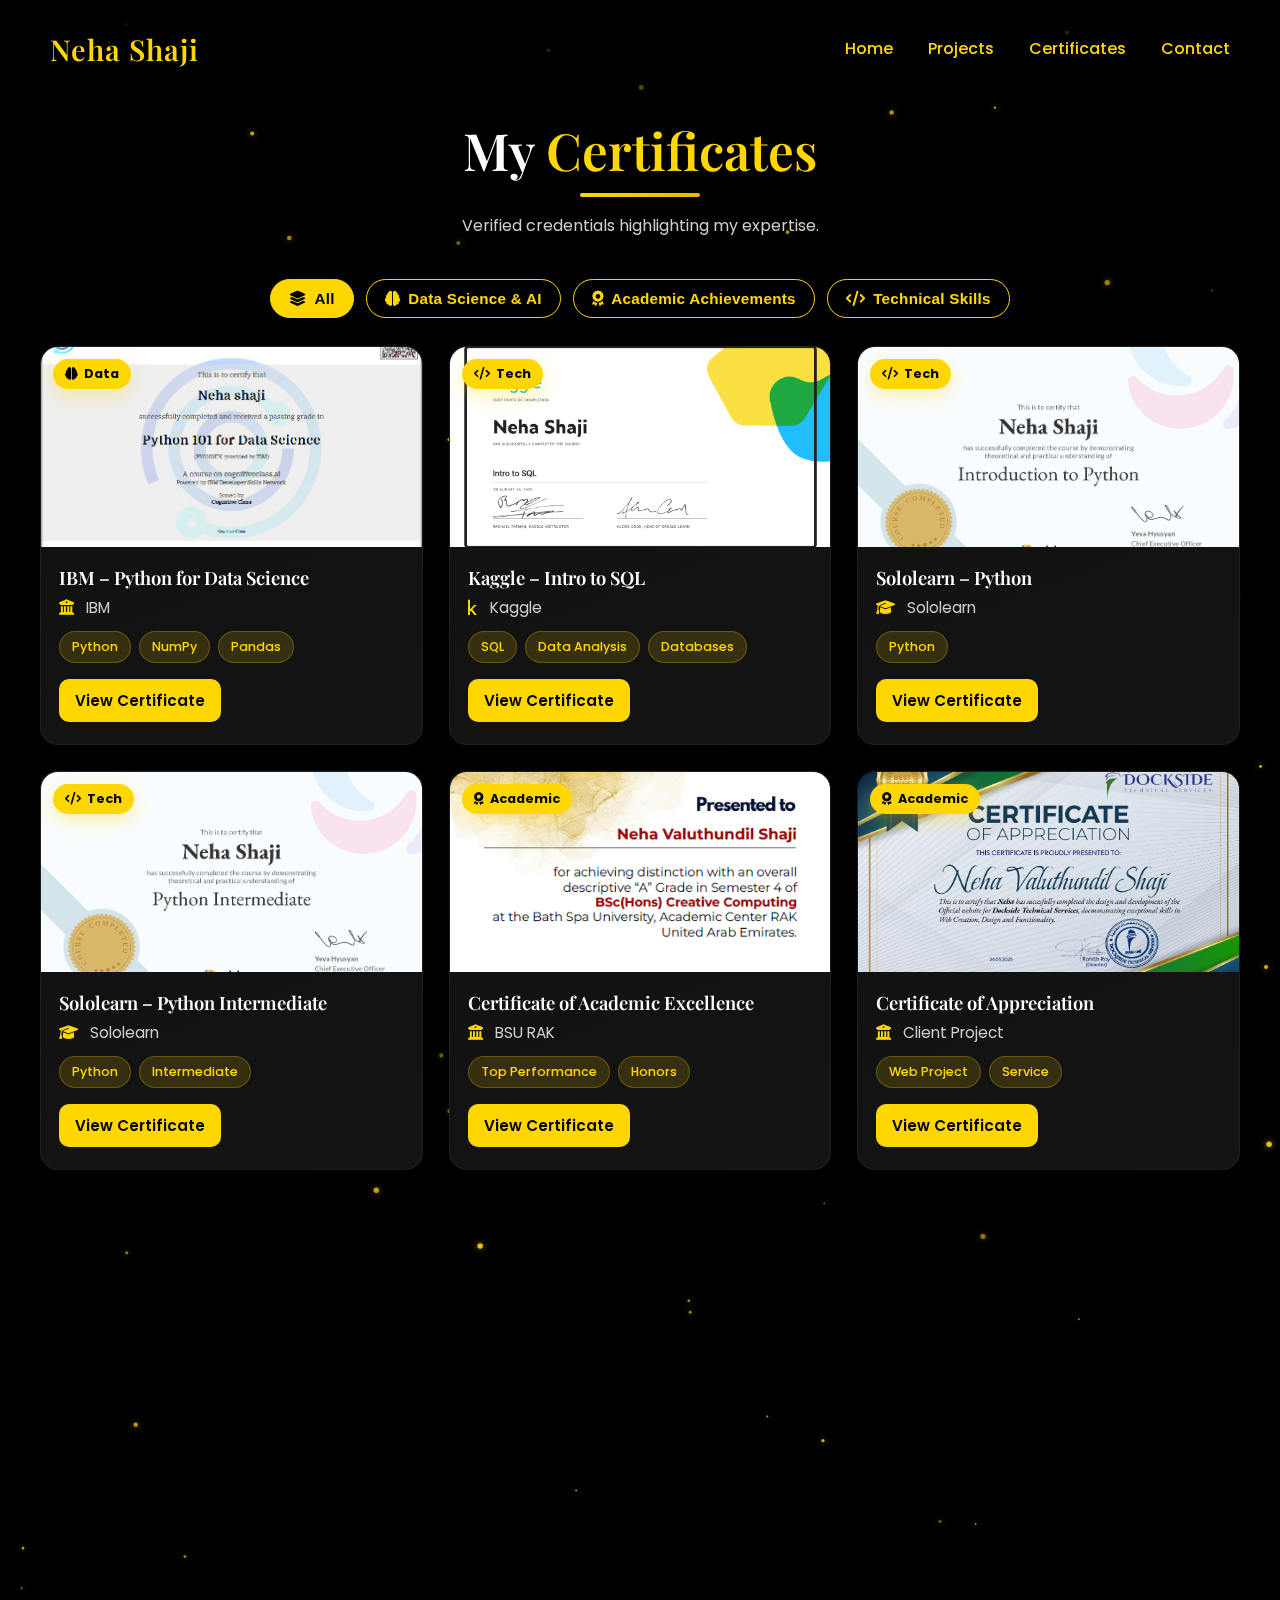
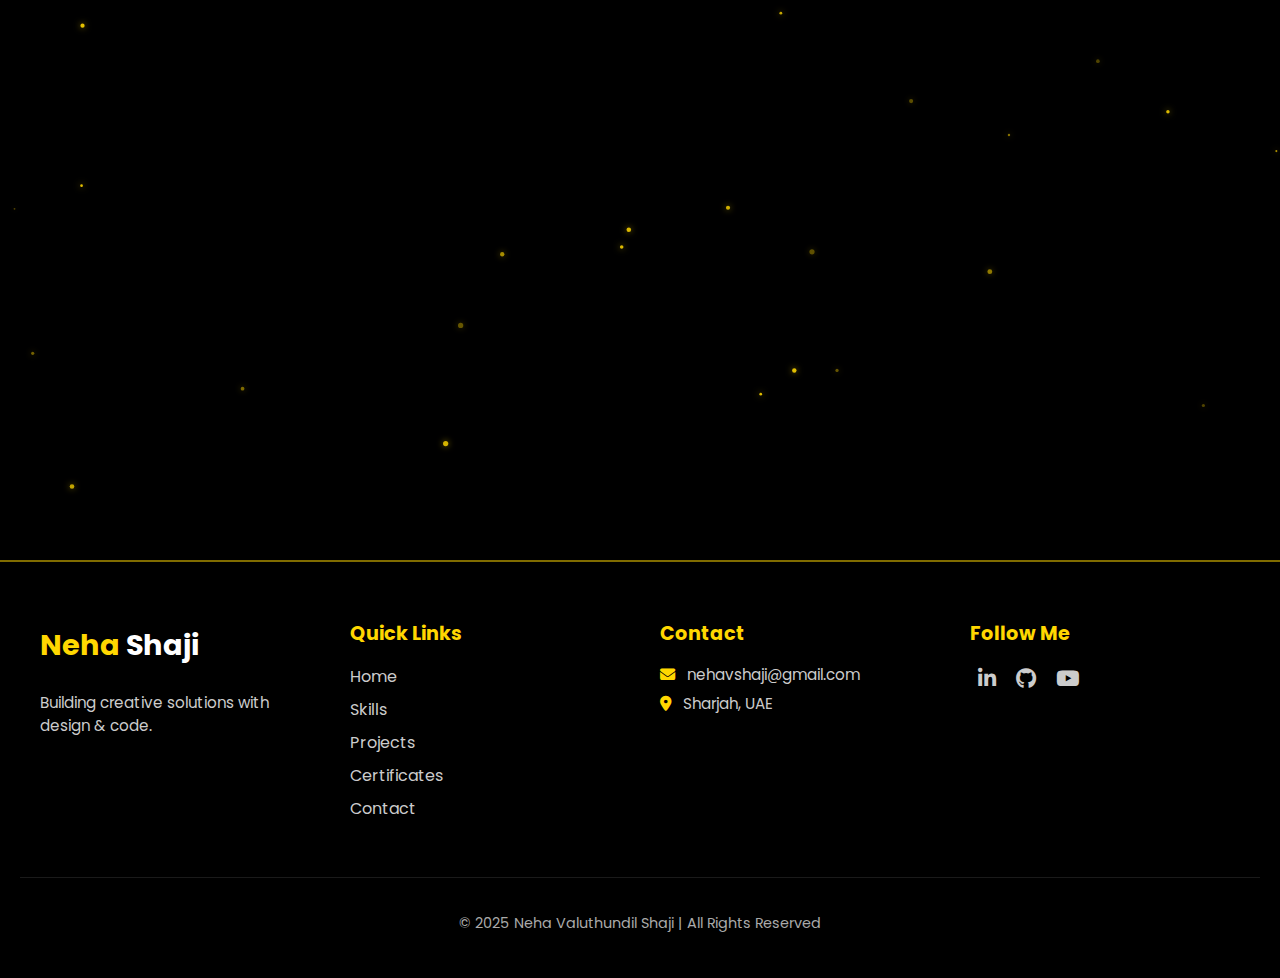
<file: certificate.html>
<!DOCTYPE html>
<html lang="en">
<head>
  <meta charset="UTF-8" />
  <meta name="viewport" content="width=device-width, initial-scale=1" />
  <title>Certificates • Neha</title>

  <!-- AOS -->
  <link href="https://unpkg.com/aos@2.3.4/dist/aos.css" rel="stylesheet" />
  <!-- Font Awesome (icons) -->
  <link href="https://cdnjs.cloudflare.com/ajax/libs/font-awesome/6.5.0/css/all.min.css" rel="stylesheet" />
  <!-- Styles -->
  <link rel="stylesheet" href="certificate.css" />
</head>
<body>

<!-- Navbar -->
<nav class="navbar">
  <div class="logo">Neha Shaji</div>

  <div class="hamburger" id="hamburger">
    <span></span>
    <span></span>
    <span></span>
  </div>

  <ul class="nav-links" id="navLinks">
    <li><a href="index.html">Home</a></li>
    <li><a href="projects.html">Projects</a></li>
    <li><a href="certificate.html">Certificates</a></li>
    <li><a href="index.html#contact">Contact</a></li>

  </ul>
</nav>

  <!-- Certificates Section -->
  <section id="certificates" class="certificates-section">
    <!-- Particle background  -->
    <canvas id="cert-particles" aria-hidden="true"></canvas>

    <div class="container">
      <header class="cert-header" data-aos="fade-down">
        <h1>My <span>Certificates</span></h1>
        <div class="underline"></div>
        <p>Verified credentials highlighting my expertise.</p>
      </header>

      <!-- Category Filter Tabs -->
      <nav class="cert-tabs" role="tablist" aria-label="Certificate Categories">
        <button class="tab active" data-filter="all" aria-selected="true" role="tab">
          <i class="fa-solid fa-layer-group"></i> All
        </button>
        <button class="tab" data-filter="data" role="tab" aria-selected="false">
          <i class="fa-solid fa-brain"></i> Data Science & AI
        </button>
        <button class="tab" data-filter="academic" role="tab" aria-selected="false">
          <i class="fa-solid fa-award"></i> Academic Achievements
        </button>
        <button class="tab" data-filter="technical" role="tab" aria-selected="false">
          <i class="fa-solid fa-code"></i> Technical Skills
        </button>
      </nav>

      <!-- Grid -->
      <div class="cert-grid" id="certGrid">
        <!-- DATA SCIENCE & AI -->
        <article class="cert-card" data-category="data" data-aos="zoom-in" data-aos-delay="0">
          <div class="cert-image">
            <img src="Certificates/Python for DS_ Certificate.png" alt="IBM Python for Data Science Certificate" loading="lazy" />
            <span class="badge"><i class="fa-solid fa-brain"></i> Data</span>
          </div>
          <div class="cert-content">
            <h3>IBM – Python for Data Science</h3>
            <p class="issuer"><i class="fa-solid fa-building-columns"></i> IBM</p>
            <div class="tags">
              <span>Python</span><span>NumPy</span><span>Pandas</span>
            </div>
            <a class="btn" href="Certificates/Python for DS_ Certificate.png" target="_blank" rel="noopener">View Certificate</a>
          </div>
        </article>

        <article class="cert-card" data-category="technical" data-aos="zoom-in" data-aos-delay="200">
  <div class="cert-image">
    <img src="Certificates/Neha Shaji - Intro to SQL.png" alt="Kaggle Intro to SQL Certificate" loading="lazy" />
    <span class="badge"><i class="fa-solid fa-code"></i> Tech</span>
  </div>
  <div class="cert-content">
    <h3>Kaggle – Intro to SQL</h3>
    <p class="issuer"><i class="fa-brands fa-kaggle"></i> Kaggle</p>
    <div class="tags">
      <span>SQL</span><span>Data Analysis</span><span>Databases</span>
    </div>
    <a class="btn" href="Certificates/Neha Shaji - Intro to SQL.png" target="_blank" rel="noopener">View Certificate</a>
  </div>
</article>

<article class="cert-card" data-category="technical" data-aos="zoom-in" data-aos-delay="500">
  <div class="cert-image">
    <img src="Certificates/Intro to python_Certificate.png" alt="Sololearn Python Certificate" loading="lazy" />
    <span class="badge"><i class="fa-solid fa-code"></i> Tech</span>
  </div>
  <div class="cert-content">
    <h3>Sololearn – Python</h3>
    <p class="issuer"><i class="fa-solid fa-graduation-cap"></i> Sololearn</p>
    <div class="tags"><span>Python</span></div>
    <a class="btn" href="https://www.sololearn.com/certificates/CC-F6ZSPXQT" target="_blank" rel="noopener">View Certificate</a>
  </div>
</article>

<article class="cert-card" data-category="technical" data-aos="zoom-in" data-aos-delay="550">
  <div class="cert-image">
    <img src="Certificates/Python Inter_Certificate.png" alt="Sololearn Python Intermediate Certificate" loading="lazy" />
    <span class="badge"><i class="fa-solid fa-code"></i> Tech</span>
  </div>
  <div class="cert-content">
    <h3>Sololearn – Python Intermediate</h3>
    <p class="issuer"><i class="fa-solid fa-graduation-cap"></i> Sololearn</p>
    <div class="tags"><span>Python</span><span>Intermediate</span></div>
    <a class="btn" href="https://www.sololearn.com/certificates/CC-K56PFJ7O" target="_blank" rel="noopener">View Certificate</a>
  </div>
</article>

        <!-- ACADEMIC -->
        <article class="cert-card" data-category="academic" data-aos="zoom-in" data-aos-delay="100">
          <div class="cert-image">
            <img src="Certificates/Certificate of Academic Excellence.png" alt="Certificate of Academic Excellence" loading="lazy" />
            <span class="badge"><i class="fa-solid fa-award"></i> Academic</span>
          </div>
          <div class="cert-content">
            <h3>Certificate of Academic Excellence</h3>
            <p class="issuer"><i class="fa-solid fa-building-columns"></i> BSU RAK</p>
            <div class="tags">
              <span>Top Performance</span><span>Honors</span>
            </div>
            <a class="btn" href="Certificates/Certificate of Academic Excellence.png" target="_blank" rel="noopener">View Certificate</a>
          </div>
        </article>

        <article class="cert-card" data-category="academic" data-aos="zoom-in" data-aos-delay="150">
          <div class="cert-image">
            <img src="Certificates/Neha-Certificate of Appreciation.jpg" alt="Certificate of Appreciation" loading="lazy" />
            <span class="badge"><i class="fa-solid fa-award"></i> Academic</span>
          </div>
          <div class="cert-content">
            <h3>Certificate of Appreciation</h3>
            <p class="issuer"><i class="fa-solid fa-building-columns"></i> Client Project</p>
            <div class="tags">
              <span>Web Project</span><span>Service</span>
            </div>
            <a class="btn" href="Certificates/Neha-Certificate of Appreciation.jpg" target="_blank" rel="noopener">View Certificate</a>
          </div>
        </article>

        <!-- TECHNICAL -->
        <article class="cert-card" data-category="technical" data-aos="zoom-in" data-aos-delay="200">
          <div class="cert-image">
            <img src="Certificates/Responsive design_certificate.jpg" alt="LinkedIn Responsive Design Certificate" loading="lazy" />
            <span class="badge"><i class="fa-solid fa-code"></i> Tech</span>
          </div>
          <div class="cert-content">
            <h3>LinkedIn – Responsive Design</h3>
            <p class="issuer"><i class="fa-brands fa-linkedin"></i> LinkedIn Learning</p>
            <div class="tags">
              <span>Flexbox</span><span>Grid</span><span>UI</span>
            </div>
            <a class="btn" href="Certificates/Responsive design_certificate.jpg" target="_blank" rel="noopener">View Certificate</a>
          </div>
        </article>

<article class="cert-card" data-category="technical" data-aos="zoom-in" data-aos-delay="250">
  <div class="cert-image">
    <img src="Certificates/Great Learning Certificate.jpg" alt="Great Learning Python Tkinter Certificate" loading="lazy" />
    <span class="badge"><i class="fa-solid fa-code"></i> Tech</span>
  </div>
  <div class="cert-content">
    <h3>Great Learning – Python Tkinter</h3>
    <p class="issuer"><i class="fa-solid fa-graduation-cap"></i> Great Learning</p>
    <div class="tags">
      <span>Python</span><span>Tkinter</span><span>GUI</span>
    </div>
    <a class="btn" href="Certificates/Great Learning Certificate.jpg" target="_blank" rel="noopener">View Certificate</a>
  </div>
</article>

<!-- Sololearn Certificates -->

<article class="cert-card" data-category="technical" data-aos="zoom-in" data-aos-delay="350">
  <div class="cert-image">
    <img src="Certificates/Html_Certificate.png" alt="Sololearn HTML Certificate" loading="lazy" />
    <span class="badge"><i class="fa-solid fa-code"></i> Tech</span>
  </div>
  <div class="cert-content">
    <h3>Sololearn – HTML</h3>
    <p class="issuer"><i class="fa-solid fa-graduation-cap"></i> Sololearn</p>
    <div class="tags"><span>HTML</span></div>
    <a class="btn" href="https://www.sololearn.com/certificates/CC-LWYO1VRT" target="_blank" rel="noopener">View Certificate</a>
  </div>
</article>

<article class="cert-card" data-category="technical" data-aos="zoom-in" data-aos-delay="400">
  <div class="cert-image">
    <img src="Certificates/CSS_Certificate.png" alt="Sololearn CSS Certificate" loading="lazy" />
    <span class="badge"><i class="fa-solid fa-code"></i> Tech</span>
  </div>
  <div class="cert-content">
    <h3>Sololearn – CSS</h3>
    <p class="issuer"><i class="fa-solid fa-graduation-cap"></i> Sololearn</p>
    <div class="tags"><span>CSS</span></div>
    <a class="btn" href="https://www.sololearn.com/certificates/CC-CXG9FFBU" target="_blank" rel="noopener">View Certificate</a>
  </div>
</article>

<article class="cert-card" data-category="technical" data-aos="zoom-in" data-aos-delay="450">
  <div class="cert-image">
    <img src="Certificates/JS_Certificate.png" alt="Sololearn JavaScript Certificate" loading="lazy" />
    <span class="badge"><i class="fa-solid fa-code"></i> Tech</span>
  </div>
  <div class="cert-content">
    <h3>Sololearn – JavaScript</h3>
    <p class="issuer"><i class="fa-solid fa-graduation-cap"></i> Sololearn</p>
    <div class="tags"><span>JavaScript</span></div>
    <a class="btn" href="https://www.sololearn.com/certificates/CC-RWCUAQXV" target="_blank" rel="noopener">View Certificate</a>
  </div>
</article>

      </div>

  </section>


<!-- Footer -->
<footer class="footer">
  <div class="footer-container">
    
    <!-- Brand -->
    <div class="footer-brand">
      <h2>Neha <span>Shaji</span></h2>
      <p>Building creative solutions with design & code.</p>
    </div>

    <!-- Quick Links -->
    <div class="footer-links">
      <h3>Quick Links</h3>
      <ul>
        <li><a href="index.html">Home</a></li>
        <li><a href="#skills">Skills</a></li>
        <li><a href="#projects">Projects</a></li>
        <li><a href="#certificates">Certificates</a></li>
        <li><a href="#contact">Contact</a></li>
      </ul>
    </div>

    <!-- Contact -->
    <div class="footer-contact">
      <h3>Contact</h3>
      <p><i class="fas fa-envelope"></i> nehavshaji@gmail.com</p>
      <p><i class="fas fa-map-marker-alt"></i> Sharjah, UAE</p>
    </div>

    <!-- Social -->
    <div class="footer-social">
      <h3>Follow Me</h3>
      <div class="social-icons">
        <a href="https://www.linkedin.com/in/nehavshaji/"><i class="fab fa-linkedin-in"></i></a>
        <a href="https://github.com/Nehashaji"><i class="fab fa-github"></i></a>
        <a href="https://www.youtube.com/@nehashaji1748"><i class="fab fa-youtube"></i></a>

      </div>
    </div>

  </div>

  <div class="footer-bottom">
    <p>© 2025 Neha Valuthundil Shaji | All Rights Reserved</p>
  </div>
</footer>

  <!-- Scripts -->
  <script src="https://unpkg.com/aos@2.3.4/dist/aos.js"></script>
  <script src="certificates.js"></script>
</body>
</html>
</file>
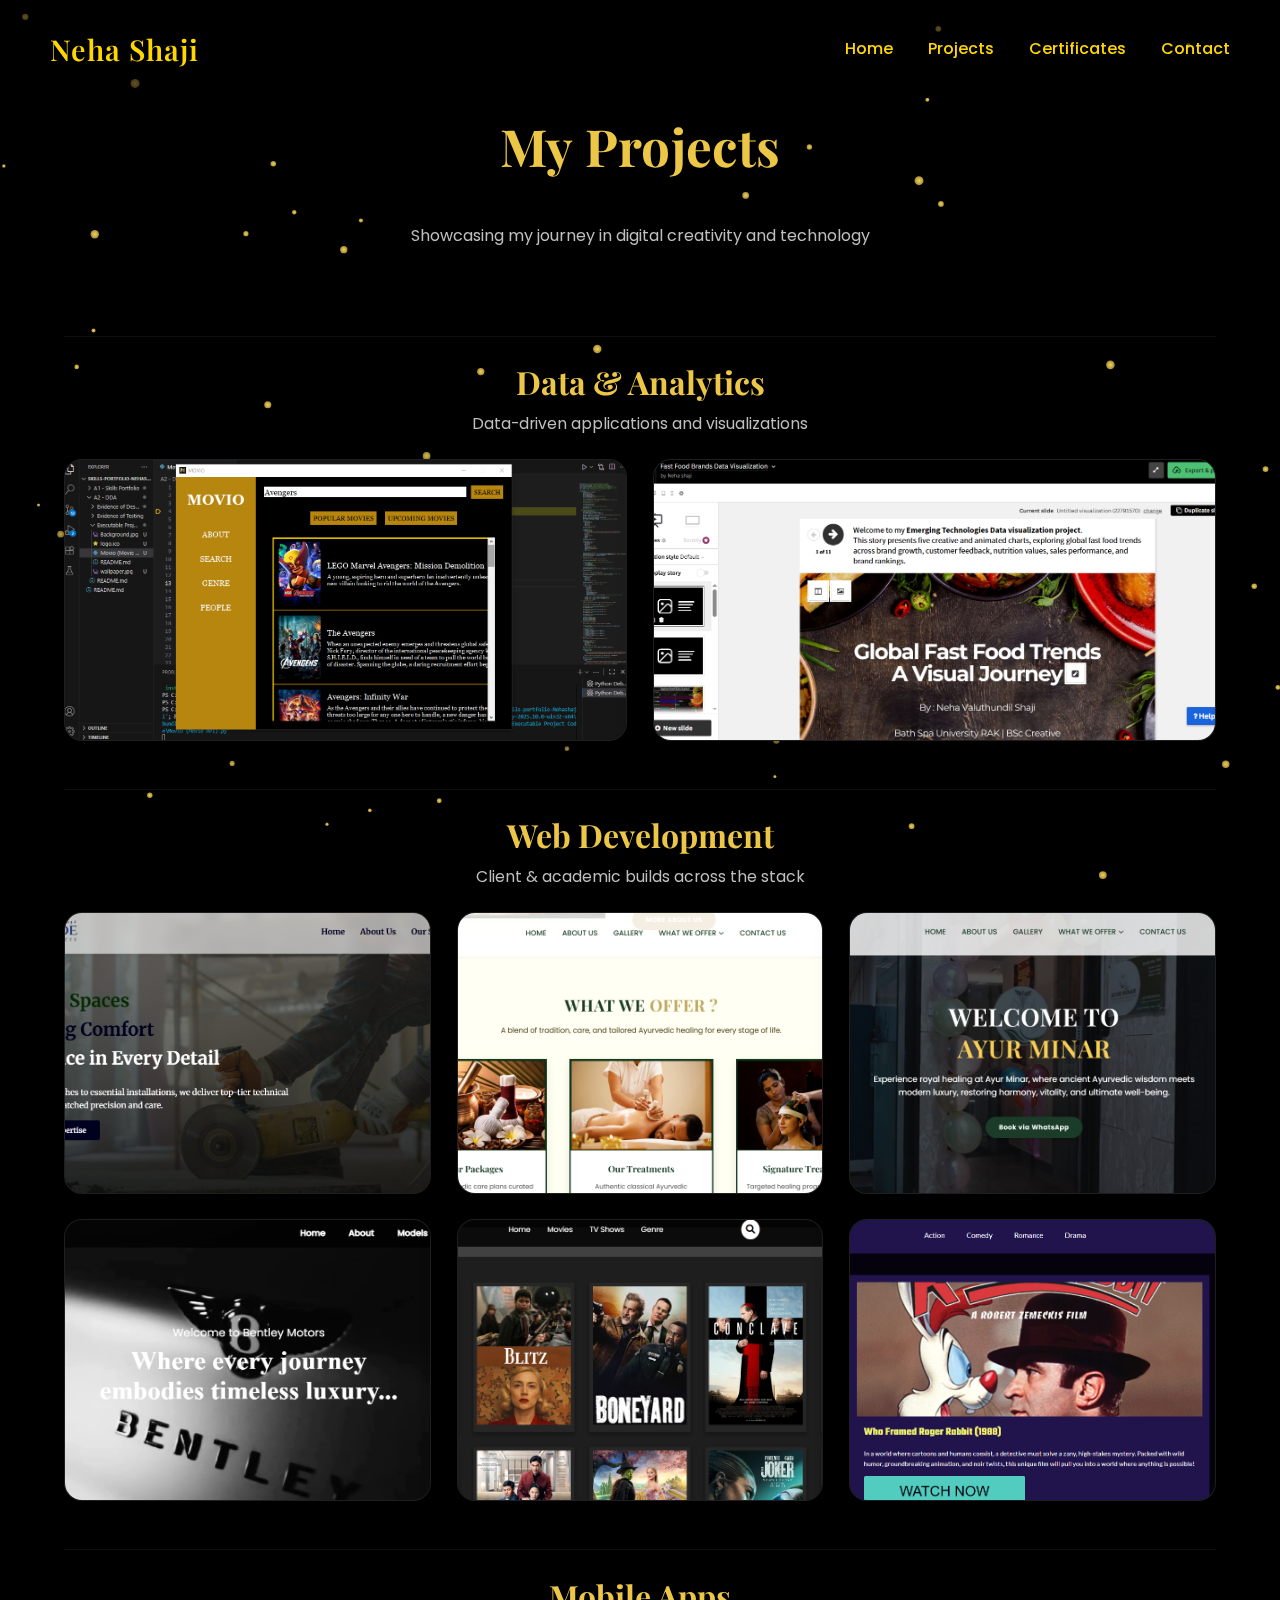
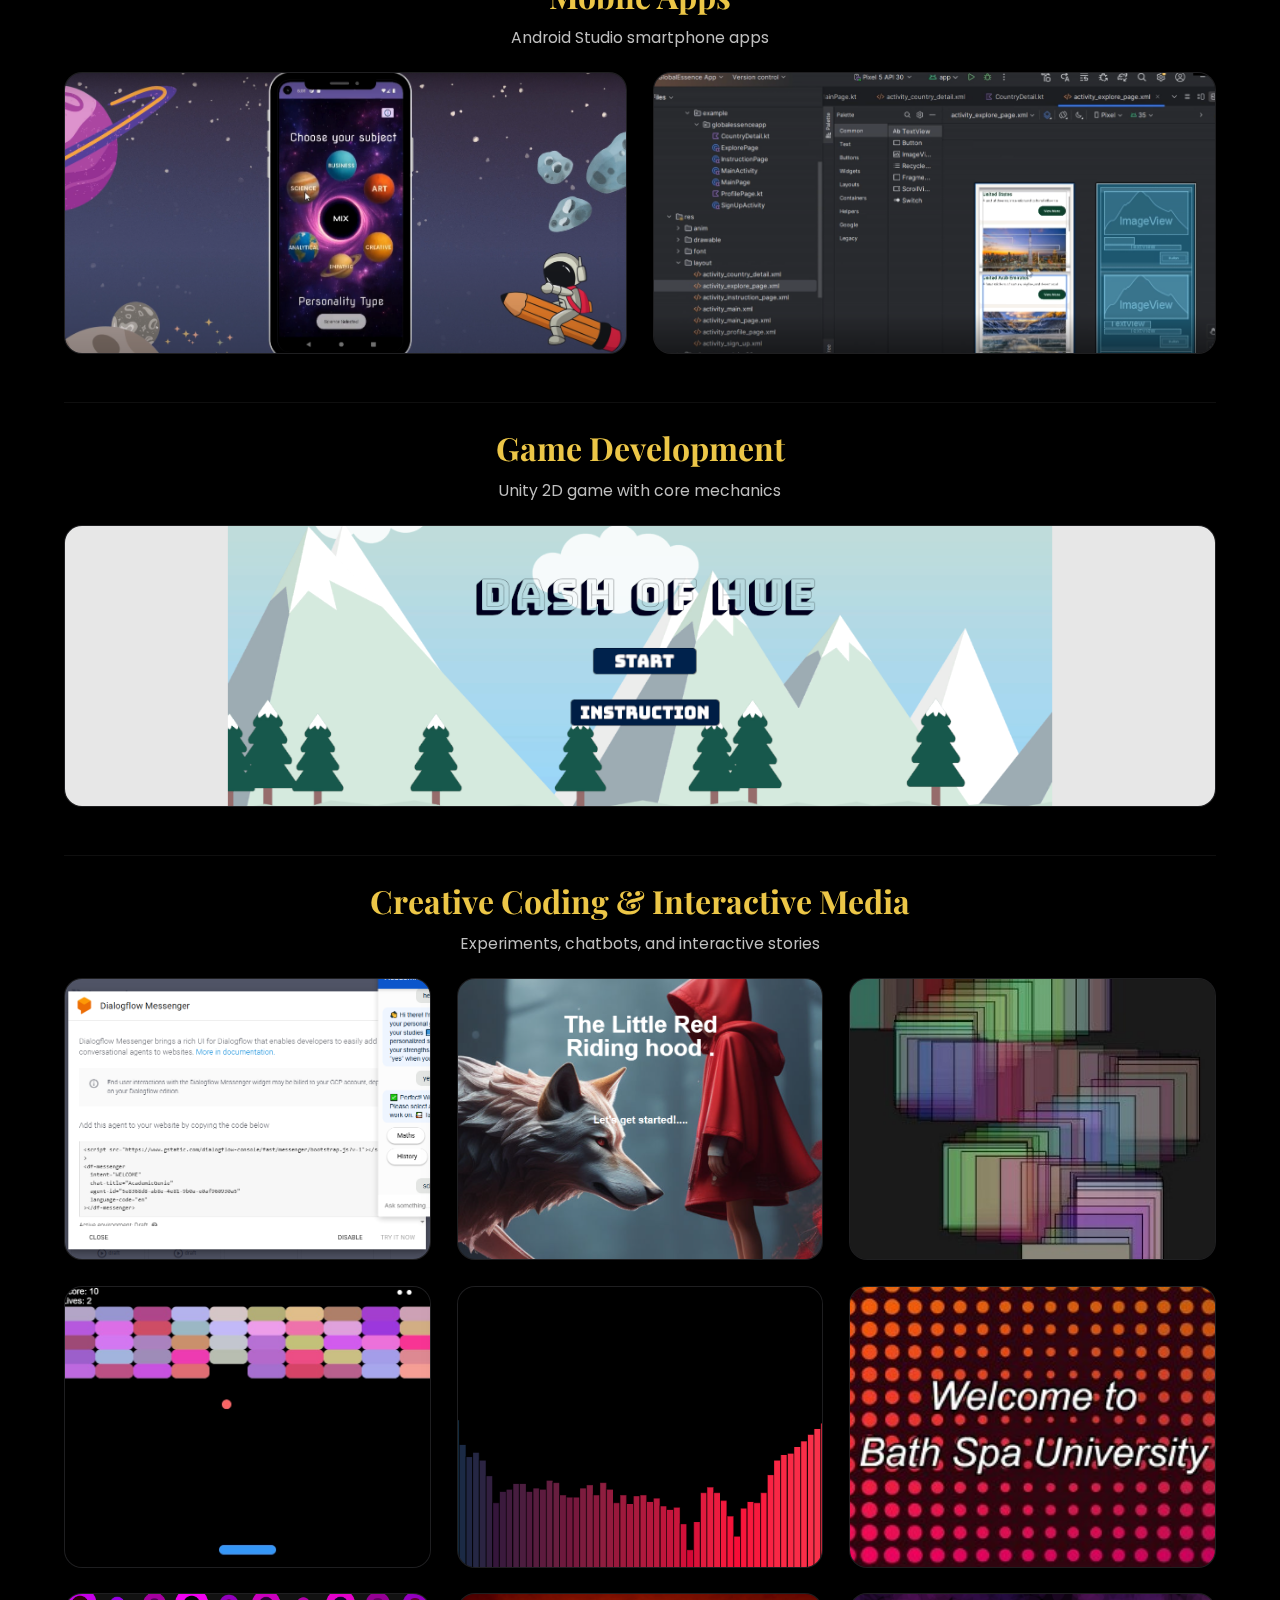
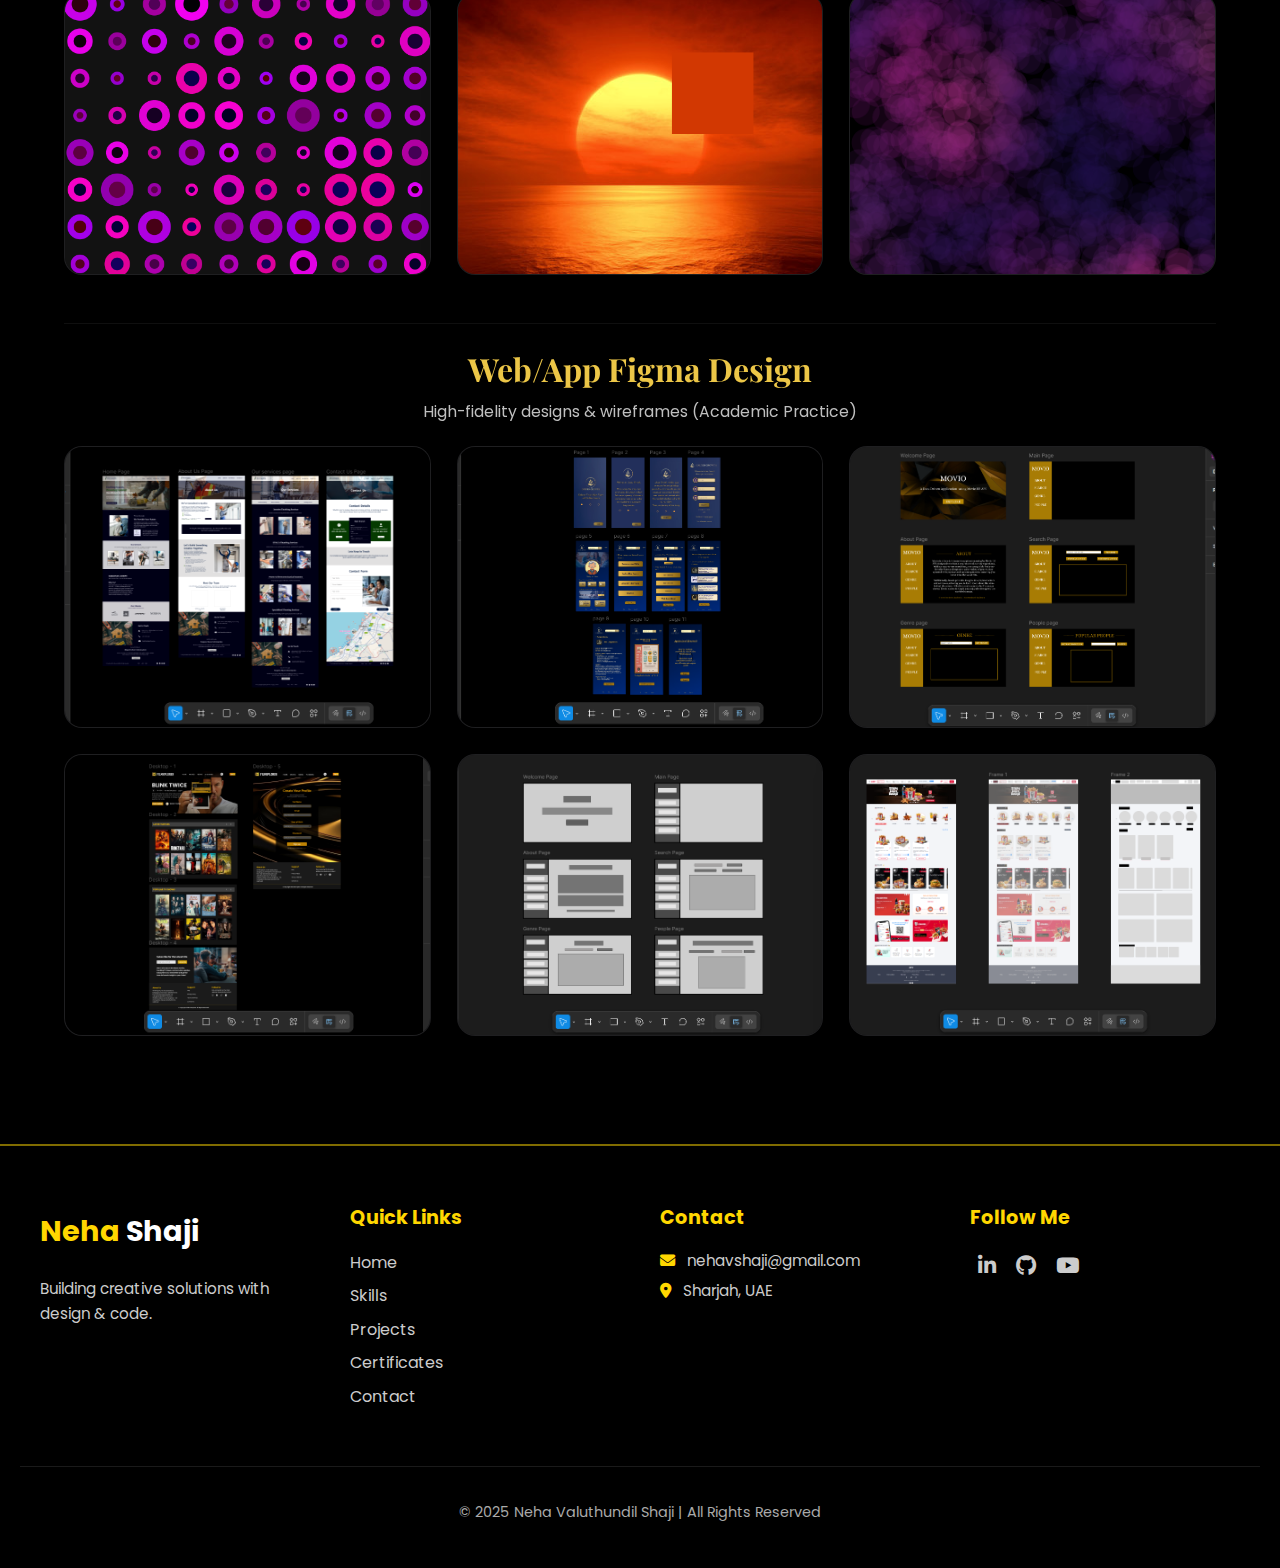
<file: projects.html>
<!DOCTYPE html>
<html lang="en">
<head>
  <meta charset="UTF-8" />
  <meta name="viewport" content="width=device-width, initial-scale=1.0"/>
  <title>My Projects</title>

  <!-- Google Fonts -->
  <link href="https://fonts.googleapis.com/css2?family=Playfair+Display:wght@600;700&family=Poppins:wght@300;400;500;600&display=swap" rel="stylesheet">

  <!-- Font Awesome (icons) -->
  <link rel="stylesheet" href="https://cdnjs.cloudflare.com/ajax/libs/font-awesome/6.5.0/css/all.min.css"/>

  <link rel="stylesheet" href="projects.css">
</head>

<!-- Navbar -->
<nav class="navbar">
  <div class="logo">Neha Shaji</div>

  <div class="hamburger" id="hamburger">
    <span></span>
    <span></span>
    <span></span>
  </div>

  <ul class="nav-links" id="navLinks">
    <li><a href="index.html">Home</a></li>
    <li><a href="projects.html">Projects</a></li>
    <li><a href="certificate.html">Certificates</a></li>
    <li><a href="index.html#contact">Contact</a></li>

  </ul>
</nav>

<body>
  <!-- Particles Background -->
  <canvas id="bg-canvas" aria-hidden="true"></canvas>

  <header class="page-header">
    <div class="container">
      <h1>My Projects</h1>
      <p class="subtitle">Showcasing my journey in digital creativity and technology</p>
    </div>
  </header>
  
<main class="container">
  <!-- 1) Data & Analytics -->
  <section class="project-category" id="data-analytics">
    <header class="cat-header">
      <h2>Data & Analytics</h2>
      <p class="subheading">Data-driven applications and visualizations</p>
    </header>

    <div class="project-grid">
      <!-- Python Tkinter app -->
      <article class="project-card">
        <img src="Project-Images/data/pythonTkinder.png" alt="Python Tkinter data-driven application">
        <div class="overlay">
          <h3>Python Tkinter Data Driven App</h3>
          <div class="badges">
            <span>Python</span><span>Tkinter</span>
          </div>
          <div class="actions">
            <a aria-label="YouTube demo" href="https://youtu.be/JCkDhxl93MM" target="_blank"><i class="fab fa-youtube"></i></a>
          </div>
        </div>
      </article>

      <!-- Cross-link Flourish -->
      <article class="project-card">
        <img src="Project-Images/data/flourish.png" alt="Flourish visualization">
        <div class="overlay">
          <h3>Flourish Data Visualization</h3>
          <div class="badges">
            <span>Data Viz</span><span>Flourish</span><span>Storytelling</span>
          </div>
          <div class="actions">
            <a aria-label="Live viz" href="https://public.flourish.studio/story/3057141/" target="_blank"><i class="fas fa-link"></i></a>
            <a aria-label="YouTube overview" href="https://youtu.be/7Pf2GgrMc1Y" target="_blank"><i class="fab fa-youtube"></i></a>
          </div>
        </div>
      </article>
    </div>
  </section>

  <!-- 2) Web Development -->
  <section class="project-category" id="web-dev">
    <header class="cat-header">
      <h2>Web Development</h2>
      <p class="subheading">Client & academic builds across the stack</p>
    </header>

    <div class="project-grid">
      <!-- Dockside Technical Service website – Client-based -->
      <article class="project-card">
        <img src="Project-Images/Websites/docksidewebsite.png" alt="Dockside Technical Service website screenshot">
        <div class="overlay">
          <h3>Dockside Technical Service</h3>
          <div class="badges">
            <span>Frontend</span><span>Academic</span><span>Client</span>
          </div>
          <div class="actions">
            <a aria-label="GitHub" href="https://github.com/Nehashaji/Dockside-Technical-Service.git" target="_blank"><i class="fab fa-github"></i></a>
            <a aria-label="Live site" href="https://docksidetechnical.com/" target="_blank"><i class="fas fa-link"></i></a>
            <a aria-label="YouTube demo" href="https://youtu.be/_1terT9pSJE" target="_blank"><i class="fab fa-youtube"></i></a>
          </div>
        </div>
      </article>

      <!-- Parents Healthcare website – Client-based -->
      <article class="project-card">
        <img src="Project-Images/Websites/parentshealthcare.png" alt="Parents Healthcare website screenshot">
        <div class="overlay">
          <h3>Parents Healthcare</h3>
          <div class="badges">
            <span>Frontend</span><span>Client based project</span>
          </div>
          <div class="actions">
            <a aria-label="Live site" href="https://parentshealthcare.com/" target="_blank"><i class="fas fa-link"></i></a>
          </div>
        </div>
      </article>

      <!-- Ayurminar website – Client-based -->
      <article class="project-card">
        <img src="Project-Images/Websites/ayurminar.png" alt="Ayurminar website screenshot">
        <div class="overlay">
          <h3>Ayurminar Website</h3>
          <div class="badges">
            <span>Frontend</span><span>Client based project</span>
          </div>
          <div class="actions">
            <a aria-label="Live site" href="https://ayurminar.com/" target="_blank"><i class="fas fa-link"></i></a>
          </div>
        </div>
      </article>

      <!-- Bentley website – Academic project -->
      <article class="project-card">
        <img src="Project-Images/Websites/bently.png" alt="Bentley academic website screenshot">
        <div class="overlay">
          <h3>Bentley Website (Academic)</h3>
          <div class="badges">
            <span>HTML</span><span>CSS</span><span>JS</span><span>Academic</span>
          </div>
          <div class="actions">
            <a aria-label="GitHub" href="https://github.com/Nehashaji/Bentley_Motors.gite" target="_blank"><i class="fab fa-github"></i></a>
            <a aria-label="Live demo" href="https://nehashaji.github.io/Bentley_Motors/" target="_blank"><i class="fas fa-link"></i></a>
            <a aria-label="YouTube demo" href="https://youtu.be/_hlHe5bpmaI" target="_blank"><i class="fab fa-youtube"></i></a>
          </div>
        </div>
      </article>

      <!-- Movie/TV show website -->
      <article class="project-card">
        <img src="Project-Images/Websites/movie.png" alt="Movie TV website with search and sign-in">
        <div class="overlay">
          <h3>Movie/TV Show Website</h3>
          <div class="badges">
            <span>Frontend</span><span>Backend</span><span>Academic</span>
          </div>
          <div class="actions">
            <a aria-label="GitHub" href="https://github.com/yourusername/movie-tv-auth" target="_blank"><i class="fab fa-github"></i></a>
            <a aria-label="Live demo" href="https://your-movie-live-url" target="_blank"><i class="fas fa-link"></i></a>
            <a aria-label="YouTube demo" href="https://youtu.be/sWA0bmhS63s" target="_blank"><i class="fab fa-youtube"></i></a>
          </div>
        </div>
      </article>

      <!-- Responsive design clone task – Academic -->
      <article class="project-card">
        <img src="Project-Images/Websites/responsivedesign.png" alt="Responsive design clone layout">
        <div class="overlay">
          <h3>Responsive Design Clone</h3>
          <div class="badges">
            <span>HTML</span><span>CSS Grid</span><span>SCSS</span><span>Academic</span>
          </div>
          <div class="actions">
            <a aria-label="GitHub" href="https://github.com/Neha-005/Web-Dev-II_SA-1_Clone-Tasks.git" target="_blank"><i class="fab fa-github"></i></a>
            <a aria-label="YouTube walkthrough" href="https://youtu.be/IZsMt3B2wLs" target="_blank"><i class="fab fa-youtube"></i></a>
          </div>
        </div>
      </article>
    </div>
  </section>

  <!-- 3) Mobile Apps -->
  <section class="project-category" id="mobile-apps">
    <header class="cat-header">
      <h2>Mobile Apps</h2>
      <p class="subheading">Android Studio smartphone apps</p>
    </header>

    <div class="project-grid">
      <!-- NAN Calculator -->
      <article class="project-card">
        <img src="Project-Images/Moblie/nan.png" alt="NAN Calculator Android app">
        <div class="overlay">
          <h3>NAN Calculator</h3>
          <div class="badges">
            <span>Android Studio</span><span>Kotlin</span><span>UI</span>
          </div>
          <div class="actions">
            <a aria-label="YouTube demo" href="https://youtu.be/m8CSeN4cxRM" target="_blank"><i class="fab fa-youtube"></i></a>
          </div>
        </div>
      </article>

      <!-- Multipage app -->
      <article class="project-card">
        <img src="Project-Images/Moblie/multipage.png" alt="Multipage Android app">
        <div class="overlay">
          <h3>Multipage App</h3>
          <div class="badges">
            <span>Android Studio</span><span>Java</span><span>Navigation</span>
          </div>
          <div class="actions">
            <a aria-label="YouTube demo" href="https://youtu.be/DSXKQj577jQ" target="_blank"><i class="fab fa-youtube"></i></a>
          </div>
        </div>
      </article>
    </div>
  </section>

  <!-- 4) Game Development -->
  <section class="project-category" id="game-dev">
    <header class="cat-header">
      <h2>Game Development</h2>
      <p class="subheading">Unity 2D game with core mechanics</p>
    </header>

    <div class="project-grid">
      <article class="project-card">
        <img src="Project-Images/Media/2dgame.png" alt="Unity 2D gameplay GIF">
        <div class="overlay">
          <h3>Unity 2D Game</h3>
          <div class="badges">
            <span>Unity</span><span>C#</span><span>Level Design</span>
          </div>
          <div class="actions">
            <a aria-label="Playable build" href="https://neha-shaji.itch.io/dash-of-hues" target="_blank"><i class="fas fa-gamepad"></i></a>
            <a aria-label="Gameplay video" href="https://youtu.be/SG-oXzYQY-o" target="_blank"><i class="fab fa-youtube"></i></a>
          </div>
        </div>
      </article>
    </div>
  </section>

<!-- 5) Creative Coding & Interactive Media -->
<section class="project-category" id="creative-coding">
  <header class="cat-header">
    <h2>Creative Coding & Interactive Media</h2>
    <p class="subheading">Experiments, chatbots, and interactive stories</p>
  </header>

  <div class="project-grid">
    <!-- Dialogflow chatbot -->
    <article class="project-card">
      <img src="Project-Images/Media/chatbot.png" alt="Dialogflow chatbot interface">
      <div class="overlay">
        <h3>Dialogflow Chatbot</h3>
        <div class="badges">
          <span>Dialogflow</span><span>NLP</span><span>ET Module</span>
        </div>
        <div class="actions">
          <a aria-label="YouTube demo" href="https://youtu.be/yNCKnTIHZ7A" target="_blank"><i class="fab fa-youtube"></i></a>
        </div>
      </div>
    </article>

    <!-- Twine interactive story -->
    <article class="project-card">
      <img src="Project-Images/Media/twine.png" alt="Twine interactive story screenshot">
      <div class="overlay">
        <h3>Twine Interactive Story</h3>
        <div class="badges">
          <span>Twine</span><span>Narrative</span><span>Branches</span>
        </div>
        <div class="actions">
          <a aria-label="Live story" href="https://neha-shaji.itch.io/the-little-red-riding-hood" target="_blank"><i class="fas fa-link"></i></a>
          <a aria-label="YouTube walkthrough" href="https://youtu.be/Csko068QHj4" target="_blank"><i class="fab fa-youtube"></i></a>
        </div>
      </div>
    </article>

    <!-- p5.js Mouse Trails -->
    <article class="project-card">
      <img src="Project-Images/Media/Mouse Trails.jpg" alt="p5.js interactive sketch 1">
      <div class="overlay">
        <h3>p5.js Mouse Trails</h3>
        <div class="badges">
          <span>p5.js</span><span>Interactive</span><span>Mouse Input</span><span>Animation</span>
        </div>
        <div class="actions">
          <a aria-label="Code" href="https://editor.p5js.org/nehavshaji/sketches/01LKwTMid" target="_blank"><i class="fa-solid fa-code"></i></a>
          <a aria-label="Live sketch" href="https://editor.p5js.org/nehavshaji/full/01LKwTMid" target="_blank"><i class="fas fa-link"></i></a>
        </div>
      </div>
    </article>

    <!-- p5.js Game -->
    <article class="project-card">
      <img src="Project-Images/Media/game.jpg" alt="p5.js interactive sketch 2">
      <div class="overlay">
        <h3>p5.js Game</h3>
        <div class="badges">
          <span>p5.js</span><span>Interactive</span><span>Gameplay</span><span>Generative</span>
        </div>
        <div class="actions">
          <a aria-label="Code" href="https://editor.p5js.org/nehavshaji/sketches/EGkXr54GO" target="_blank"><i class="fa-solid fa-code"></i></a>
          <a aria-label="Live sketch" href="https://editor.p5js.org/nehavshaji/full/EGkXr54GO" target="_blank"><i class="fas fa-link"></i></a>
        </div>
      </div>
    </article>

    <!-- p5.js Audio Visualization -->
    <article class="project-card">
      <img src="Project-Images/Media/Audio.png" alt="p5.js interactive sketch 3">
      <div class="overlay">
        <h3>p5.js Audio Visualization</h3>
        <div class="badges">
          <span>p5.js</span><span>Audio Reactive</span><span>Visualization</span>
        </div>
        <div class="actions">
          <a aria-label="Code" href="https://editor.p5js.org/nehavshaji/sketches/HYEliFfM2" target="_blank"><i class="fa-solid fa-code"></i></a>
          <a aria-label="Live sketch" href="https://editor.p5js.org/nehavshaji/full/HYEliFfM2" target="_blank"><i class="fas fa-link"></i></a>
        </div>
      </div>
    </article>

    <!-- p5.js Interactive Art -->
    <article class="project-card">
      <img src="Project-Images/Media/InteractiveArt.jpg" alt="p5.js interactive sketch 4">
      <div class="overlay">
        <h3>p5.js Interactive Art</h3>
        <div class="badges">
          <span>p5.js</span><span>Interactive</span><span>Generative Art</span>
        </div>
        <div class="actions">
          <a aria-label="Code" href="https://editor.p5js.org/nehavshaji/sketches/QSOd91duM" target="_blank"><i class="fa-solid fa-code"></i></a>
          <a aria-label="Live sketch" href="https://editor.p5js.org/nehavshaji/full/QSOd91duM" target="_blank"><i class="fas fa-link"></i></a>
        </div>
      </div>
    </article>

    <!-- p5.js Simple Pattern -->
    <article class="project-card">
      <img src="Project-Images/Media/pattern.png" alt="p5.js interactive sketch 5">
      <div class="overlay">
        <h3>p5.js Simple Pattern</h3>
        <div class="badges">
          <span>p5.js</span><span>Generative</span><span>Pattern</span>
        </div>
        <div class="actions">
          <a aria-label="Code" href="https://editor.p5js.org/nehavshaji/sketches/hZC6Je5s3" target="_blank"><i class="fa-solid fa-code"></i></a>
          <a aria-label="Live sketch" href="https://editor.p5js.org/nehavshaji/full/hZC6Je5s3" target="_blank"><i class="fas fa-link"></i></a>
        </div>
      </div>
    </article>

    <!-- p5.js Pixel Data -->
    <article class="project-card">
      <img src="Project-Images/Media/pixel data.png" alt="p5.js interactive sketch 6">
      <div class="overlay">
        <h3>p5.js Pixel Data</h3>
        <div class="badges">
          <span>p5.js</span><span>Pixel Manipulation</span><span>Generative</span><span>Visualization</span>
        </div>
        <div class="actions">
          <a aria-label="Code" href="https://editor.p5js.org/nehavshaji/sketches/w9ndevI-V" target="_blank"><i class="fa-solid fa-code"></i></a>
          <a aria-label="Live sketch" href="https://editor.p5js.org/nehavshaji/full/w9ndevI-V" target="_blank"><i class="fas fa-link"></i></a>
        </div>
      </div>
    </article>

    <!-- p5.js Pointillism Effect -->
    <article class="project-card">
      <img src="Project-Images/Media/pointillisum effect.png" alt="p5.js interactive sketch 7">
      <div class="overlay">
        <h3>p5.js Pointillism Effect</h3>
        <div class="badges">
          <span>p5.js</span><span>Pointillism</span><span>Generative Art</span><span>Particles</span>
        </div>
        <div class="actions">
          <a aria-label="Code" href="https://editor.p5js.org/nehavshaji/sketches/XrJ0I62AF" target="_blank"><i class="fa-solid fa-code"></i></a>
          <a aria-label="Live sketch" href="https://editor.p5js.org/nehavshaji/full/XrJ0I62AF" target="_blank"><i class="fas fa-link"></i></a>
        </div>
      </div>
    </article>

  </div>
</section>

<!-- 6) Web/App Figma Design -->
<section class="project-category" id="figma-design">
  <header class="cat-header">
    <h2>Web/App Figma Design</h2>
    <p class="subheading">High-fidelity designs & wireframes (Academic Practice)</p>
  </header>

  <div class="project-grid">
    <!-- Dockside website design -->
    <article class="project-card">
      <img src="Project-Images/Web&app-Figma/dockside-figma.png" alt="Dockside website design high-fidelity mockups">
      <div class="overlay">
        <h3>Dockside Website Design</h3>
        <div class="badges">
          <span>Figma</span><span>UI/UX</span><span>Components</span>
        </div>
        <div class="actions">
          <a aria-label="Live prototype" href="https://www.figma.com/design/nq9ZZqPA5ZEdoZI5aq2kry/Dockside-Technical-Services-Prototype?node-id=0-1&t=tgh1Eyq1tXrFFGnz-1" target="_blank">
            <i class="fas fa-link"></i>
          </a>
        </div>
      </div>
    </article>

    <!-- Mobile app design -->
    <article class="project-card">
      <img src="Project-Images/Web&app-Figma/moblie-app.png" alt="Mobile app design screens">
      <div class="overlay">
        <h3>Mobile App Design</h3>
        <div class="badges">
          <span>Figma</span><span>Mobile UI</span><span>Prototyping</span>
        </div>
        <div class="actions">
          <a aria-label="Live prototype" href="https://www.figma.com/design/LcQWyoHYJT8xlnWKDGCsHE/Hi-Fidelity-Interactive-Prototype?node-id=0-1&t=Ggbt4li4ikI21LTm-1" target="_blank">
            <i class="fas fa-link"></i>
          </a>
        </div>
      </div>
    </article>

    <!-- Data-driven application design -->
    <article class="project-card">
      <img src="Project-Images/Web&app-Figma/movio.png" alt="Data-driven application UI design">
      <div class="overlay">
        <h3>Data-driven Application Design</h3>
        <div class="badges">
          <span>Figma</span><span>Dashboards</span><span>UX Flows</span>
        </div>
        <div class="actions">
          <a aria-label="Live prototype" href="https://www.figma.com/design/GbmE82tzZ0krFE0P5YC7Ds/Movio_High-Fidelity-Wireframe?t=8WblaaVu6boGITOd-1" target="_blank">
            <i class="fas fa-link"></i>
          </a>
        </div>
      </div>
    </article>

    <!-- Movie/TV show website design -->
    <article class="project-card">
      <img src="Project-Images/Web&app-Figma/movie-tvshow.png" alt="Movie/TV show website hi-fi design">
      <div class="overlay">
        <h3>Movie/TV Show Website Design</h3>
        <div class="badges">
          <span>Figma</span><span>Design System</span><span>Responsive</span>
        </div>
        <div class="actions">
          <a aria-label="Live prototype" href="https://www.figma.com/design/DPWh0MMmKW0goOclWXUDIN/Web-dev-2-SA-2?t=8WblaaVu6boGITOd-1" target="_blank">
            <i class="fas fa-link"></i>
          </a>
        </div>
      </div>
    </article>

    <!-- Data-driven Application Wireframe -->
    <article class="project-card">
      <img src="Project-Images/Web&app-Figma/movio-low.png" alt="Data-driven Application Wireframe">
      <div class="overlay">
        <h3>Data-driven App Wireframe</h3>
        <div class="badges">
          <span>Figma</span><span>Wireframe</span>
        </div>
        <div class="actions">
          <a aria-label="Live prototype" href="https://www.figma.com/design/SkTt9OWhtZ2OiLt28PGrpq/Movio_Low-Fidelity-Wireframe?t=8WblaaVu6boGITOd-1" target="_blank">
            <i class="fas fa-link"></i>
          </a>
        </div>
      </div>
    </article>

    <!-- Real Website Wireframe -->
    <article class="project-card">
      <img src="Project-Images/Web&app-Figma/website-wireframe.png" alt="Real Website Wireframe">
      <div class="overlay">
        <h3>Website Wireframe</h3>
        <div class="badges">
          <span>Figma</span><span>Wireframe</span>
        </div>
        <div class="actions">
          <a aria-label="Live prototype" href="https://www.figma.com/design/g4jAzuJNBWrv7YQuAaJVGE/wireframing?t=8WblaaVu6boGITOd-1" target="_blank">
            <i class="fas fa-link"></i>
          </a>
        </div>
      </div>
    </article>

  </div>
</section>
</main>


<!-- Footer -->
<footer class="footer">
  <div class="footer-container">
    
    <!-- Brand -->
    <div class="footer-brand">
      <h2>Neha <span>Shaji</span></h2>
      <p>Building creative solutions with design & code.</p>
    </div>

    <!-- Quick Links -->
    <div class="footer-links">
      <h3>Quick Links</h3>
      <ul>
        <li><a href="index.html">Home</a></li>
        <li><a href="#skills">Skills</a></li>
        <li><a href="#projects">Projects</a></li>
        <li><a href="#certificates">Certificates</a></li>
        <li><a href="#contact">Contact</a></li>
      </ul>
    </div>

    <!-- Contact -->
    <div class="footer-contact">
      <h3>Contact</h3>
      <p><i class="fas fa-envelope"></i> nehavshaji@gmail.com</p>
      <p><i class="fas fa-map-marker-alt"></i> Sharjah, UAE</p>
    </div>

    <!-- Social -->
    <div class="footer-social">
      <h3>Follow Me</h3>
      <div class="social-icons">
        <a href="https://www.linkedin.com/in/nehavshaji/"><i class="fab fa-linkedin-in"></i></a>
        <a href="https://github.com/Nehashaji"><i class="fab fa-github"></i></a>
        <a href="https://www.youtube.com/@nehashaji1748"><i class="fab fa-youtube"></i></a>

      </div>
    </div>

  </div>

  <div class="footer-bottom">
    <p>© 2025 Neha Valuthundil Shaji | All Rights Reserved</p>
  </div>
</footer>
<script defer src="projects.js"></script>
</body>
</html>
</file>
<file: certificate.css>
/* Google Fonts */
@import url('https://fonts.googleapis.com/css2?family=Playfair+Display:wght@600&family=Poppins:wght@400;500;600&display=swap');

/* Base */
* { box-sizing: border-box; }
html, body { width: 100%; height: 100%; }
html { scroll-behavior: smooth; }
body {
  margin: 0;
  font-family: "Poppins", sans-serif;
  background: #000;
  color: #fff;
  overflow-x: hidden;
}

:root{
  --gold: #FFD700;
  --gold-dim: rgba(255,215,0,0.15);
  --card: #101010;
  --card-2: #141414;
  --muted: #cfcfcf;
  --shadow: 0 10px 30px rgba(255,215,0,0.12);
}

/* Section wrapper */
.certificates-section{
  position: relative;
  padding: 120px 20px 80px;
  isolation: isolate;
  z-index: 1;
}

/* Particle canvas */
#cert-particles{
  position: absolute;
  inset: 0;
  width: 100%;
  height: 100%;
  z-index: -1;
  pointer-events: none;
}


/* Navbar */
.navbar {
  display: flex;
  justify-content: space-between;
  align-items: center;
  padding: 20px 50px;
  background: rgba(0,0,0,0.6);
  position: fixed;
  width: 100%;
  top: 0;
  left: 0;
  z-index: 1000;
}

/* Logo */
.navbar .logo {
  font-family: 'Playfair Display', serif;
  font-size: 1.8rem;
  font-weight: 600;
  color: gold;
  letter-spacing: 1px;
  cursor: default;
}

/* Nav Links - Desktop */
.nav-links {
  list-style: none;
  display: flex;
  gap: 35px;
}
.nav-links li a {
  text-decoration: none;
  color: gold;
  font-weight: 500;
  font-size: 16px;
  position: relative;
  padding: 5px 0;
  transition: all 0.4s ease;
}
.nav-links li a::after {
  content: '';
  position: absolute;
  width: 0%;
  height: 2px;
  bottom: 0;
  left: 50%;
  transform: translateX(-50%);
  background-color: gold;
  transition: width 0.4s ease;
}
.nav-links li a:hover {
  color: #fff;
}
.nav-links li a:hover::after {
  width: 100%;
}

/* Hamburger - hidden on desktop */
.hamburger {
  display: none;
  flex-direction: column;
  gap: 5px;
  cursor: pointer;
  z-index: 2000;
}
.hamburger span {
  width: 28px;
  height: 3px;
  background-color: gold;
  border-radius: 2px;
  transition: all 0.4s ease;
}
.hamburger.active span:nth-child(1) {
  transform: rotate(45deg) translate(5px, 5px);
}
.hamburger.active span:nth-child(2) {
  opacity: 0;
}
.hamburger.active span:nth-child(3) {
  transform: rotate(-45deg) translate(6px, -6px);
}

/* Mobile Styles */
@media (max-width: 768px) {
  /* Show hamburger */
  .hamburger {
    display: flex;
  }

  /* Hide desktop links */
  .nav-links {
    position: fixed;
    top: 0;
    right: -100%;
    width: 260px;
    height: 100vh;
    background: #000;
    flex-direction: column;
    align-items: flex-start;
    padding-top: 100px;
    padding-left: 30px;
    gap: 25px;
    transition: right 0.4s ease;
    box-shadow: -2px 0 10px rgba(0,0,0,0.3);
    overflow-y: auto;
  }

  .nav-links.active {
    right: 0;
  }

  .nav-links li a {
    font-size: 18px;
    text-transform: uppercase;
    opacity: 0;
    transform: translateX(-20px);
    animation: linkFade 0.5s forwards;
  }
  .nav-links li:nth-child(1) a { animation-delay: 0.2s; }
  .nav-links li:nth-child(2) a { animation-delay: 0.3s; }
  .nav-links li:nth-child(3) a { animation-delay: 0.4s; }
  .nav-links li:nth-child(4) a { animation-delay: 0.5s; }
  .nav-links li:nth-child(5) a { animation-delay: 0.6s; }
}

/* Animation for mobile links */
@keyframes linkFade {
  to {
    opacity: 1;
    transform: translateX(0);
  }
}


/* Container */
.container{
  max-width: 1200px;
  margin: 0 auto;
}

/* Header */
.cert-header{
  text-align: center;
  margin-bottom: 40px;
}
.cert-header h1{
  font-family: "Playfair Display", serif;
  font-size: clamp(2.2rem, 4vw, 3.2rem);
  margin: 0 0 12px;
  font-weight: 600;
  line-height: 1.2;
}
.cert-header h1 span{ color: var(--gold); }
.cert-header .underline{
  width: 120px; height: 4px; margin: 0 auto 16px;
  background: linear-gradient(90deg, var(--gold), #e6b800);
  border-radius: 2px;
}
.cert-header p{
  font-family: "Poppins", sans-serif;
  color: var(--muted);
  font-size: 1rem;
  margin: 0 auto;
  max-width: 720px;
  line-height: 1.6;
}

/* Tabs */
.cert-tabs{
  display: flex;
  flex-wrap: wrap;
  gap: 12px;
  justify-content: center;
  margin: 32px 0 28px;
}
.tab{
  background: transparent;
  border: 1px solid var(--gold);
  color: var(--gold);
  padding: 10px 18px;
  border-radius: 999px;
  cursor: pointer;
  font-weight: 600;
  letter-spacing: .3px;
  font-size: 0.95rem;
  display: inline-flex;
  align-items: center;
  gap: 8px;
  transition: transform .2s ease, background .25s ease, color .25s ease, box-shadow .25s ease;
}
.tab:hover{ transform: translateY(-2px); box-shadow: var(--shadow); }
.tab.active{
  background: var(--gold);
  color: #000;
}

/* Grid */
.cert-grid{
  display: grid;
  grid-template-columns: repeat(3,1fr);
  gap: 26px;
}
@media (max-width: 992px){
  .cert-grid{ grid-template-columns: repeat(2,1fr); }
}
@media (max-width: 600px){
  .cert-grid{ grid-template-columns: 1fr; }
}

/* Card */
.cert-card{
  background: linear-gradient(160deg, var(--card), var(--card-2));
  border: 1px solid rgba(255,255,255,0.06);
  border-radius: 18px;
  overflow: hidden;
  transition: transform .3s ease, box-shadow .3s ease, border-color .3s ease;
}
.cert-card:hover{
  transform: translateY(-6px);
  box-shadow: var(--shadow);
  border-color: rgba(255,215,0,0.35);
}

/* Image wrap */
.cert-image{
  position: relative;
  overflow: hidden;
  height: 200px;
  background: #0a0a0a;
}
.cert-image img{
  width: 100%;
  height: 100%;
  object-fit: cover;
  transform: scale(1.02);
  transition: transform .5s ease, filter .5s ease;
}
.cert-card:hover .cert-image img{
  transform: scale(1.06);
  filter: brightness(1.08);
}

/* Badge */
.badge{
  position: absolute;
  top: 12px;
  left: 12px;
  background: var(--gold);
  color: #000;
  padding: 6px 12px;
  border-radius: 999px;
  font-size: .8rem;
  font-weight: 700;
  display: inline-flex;
  align-items: center;
  gap: 6px;
  box-shadow: 0 6px 18px rgba(255,215,0,0.35);
}

/* Content */
.cert-content{
  padding: 18px 18px 22px;
}
.cert-content h3{
  font-family: "Playfair Display", serif;
  font-size: 1.15rem;
  margin: 0 0 6px;
  color: #fff;
  font-weight: 600;
}
.cert-content .issuer{
  margin: 0 0 12px;
  font-size: .95rem;
  color: var(--muted);
  font-family: "Poppins", sans-serif;
}
.cert-content .issuer i{ color: var(--gold); margin-right: 8px; }

.tags{
  display: flex; flex-wrap: wrap; gap: 8px;
  margin-bottom: 16px;
}
.tags span{
  font-size: .78rem;
  color: var(--gold);
  background: var(--gold-dim);
  padding: 6px 12px;
  border-radius: 999px;
  border: 1px solid rgba(255,215,0,0.25);
  font-weight: 500;
}

/* Button */
.btn{
  display: inline-block;
  text-decoration: none;
  font-weight: 600;
  font-size: .95rem;
  padding: 10px 16px;
  border-radius: 10px;
  color: #000;
  background: var(--gold);
  transition: transform .2s ease, box-shadow .25s ease, background .25s ease;
  font-family: "Poppins", sans-serif;
}
.btn:hover{
  transform: translateY(-2px);
  background: #e6b800;
  box-shadow: var(--shadow);
}

/* View more */
.view-more{
  text-align: center;
  margin-top: 36px;
}
.pill-btn{
  display: inline-block;
  padding: 14px 28px;
  border-radius: 999px;
  background: transparent;
  border: 1px solid var(--gold);
  color: var(--gold);
  font-weight: 600;
  text-decoration: none;
  font-size: 1rem;
  transition: transform .2s ease, box-shadow .25s ease, background .25s ease, color .25s ease;
}
.pill-btn:hover{
  transform: translateY(-2px);
  background: var(--gold);
  color: #000;
  box-shadow: var(--shadow);
}

/* A11y focus */
.tab:focus-visible, .btn:focus-visible, .pill-btn:focus-visible{
  outline: 2px solid var(--gold);
  outline-offset: 2px;
}

/* Footer */
.footer {
  background: #000;
  color: #fff;
  padding: 60px 20px 30px;
  font-family: 'Poppins', sans-serif;
  position: relative;
}

.footer-container {
  display: grid;
  grid-template-columns: repeat(4, 1fr);
  gap: 40px;
  max-width: 1200px;
  margin: auto;
  padding-top: 40px; 
  position: relative;
}

.footer-container::before {
  content: "";
  position: absolute;
  top: 0;
  left: 50%;
  transform: translateX(-50%);
  width: 200%; 
  height: 2px;
  background: #FFD700;
  opacity: 0.5;
  border-radius: 2px;
}

.footer-brand h2 {
  font-size: 1.8rem;
  font-weight: bold;
  color: #FFD700;
}

.footer-brand span {
  color: #fff;
}

.footer-brand p {
  margin-top: 10px;
  font-size: 0.95rem;
  color: #ccc;
}

.footer-links h3,
.footer-contact h3,
.footer-social h3 {
  font-size: 1.2rem;
  margin-bottom: 15px;
  color: #FFD700;
}

.footer-links ul {
  list-style: none;
  padding: 0;
}

.footer-links ul li {
  margin: 8px 0;
}

.footer-links ul li a {
  color: #ccc;
  text-decoration: none;
  transition: color 0.3s;
}

.footer-links ul li a:hover {
  color: #FFD700;
}

.footer-contact p {
  margin: 6px 0;
  color: #ccc;
  font-size: 0.95rem;
}

.footer-contact i {
  margin-right: 8px;
  color: #FFD700;
}

.footer-social .social-icons a {
  display: inline-block;
  margin: 0 8px;
  font-size: 1.3rem;
  color: #ccc;
  transition: transform 0.3s, color 0.3s;
}

.footer-social .social-icons a:hover {
  color: #FFD700;
  transform: scale(1.2);
}

.footer-bottom {
  text-align: center;
  border-top: 1px solid rgba(255, 255, 255, 0.1);
  padding-top: 20px;
  margin-top: 40px;
  font-size: 0.9rem;
  color: #aaa;
}

/* Mobile Responsive */
@media (max-width: 900px) {
  .footer-container {
    grid-template-columns: repeat(2, 1fr);
    gap: 30px;
  }
}

@media (max-width: 600px) {
  .footer-container {
    grid-template-columns: 1fr;
    text-align: center;
  }
  .footer-social .social-icons a {
    margin: 0 12px;
  }
}
</file>
<file: projects.css>
/* -------------------- Base -------------------- */
:root{
  --bg:#000000;
  --panel:#121214;
  --gold:#ecc647;
  --gold-soft:#e6c766;
  --text:#f6f6f6;
  --muted:#bfbfbf;
  --rim: rgba(212,175,55,0.25);
  --shadow: 0 10px 30px rgba(0,0,0,.55);
}

*{ box-sizing: border-box; }
html,body{ height:100%; }
body{
  margin:0;
  background: #000000 ;
  color: var(--text);
  font-family: 'Poppins', system-ui, -apple-system, Segoe UI, Roboto, Arial, sans-serif;
  line-height: 1.6;
  overflow-x:hidden;
}

.container{
  width:min(1200px, 90%);
  margin-inline:auto;
}

/* Navbar */
.navbar {
  display: flex;
  justify-content: space-between;
  align-items: center;
  padding: 20px 50px;
  background: rgba(0,0,0,0.6);
  position: fixed;
  width: 100%;
  top: 0;
  left: 0;
  z-index: 1000;
}

/* Logo */
.navbar .logo {
  font-family: 'Playfair Display', serif;
  font-size: 1.8rem;
  font-weight: 600;
  color: gold;
  letter-spacing: 1px;
  cursor: default;
}

/* Nav Links - Desktop */
.nav-links {
  list-style: none;
  display: flex;
  gap: 35px;
}
.nav-links li a {
  text-decoration: none;
  color: gold;
  font-weight: 500;
  font-size: 16px;
  position: relative;
  padding: 5px 0;
  transition: all 0.4s ease;
}
.nav-links li a::after {
  content: '';
  position: absolute;
  width: 0%;
  height: 2px;
  bottom: 0;
  left: 50%;
  transform: translateX(-50%);
  background-color: gold;
  transition: width 0.4s ease;
}
.nav-links li a:hover {
  color: #fff;
}
.nav-links li a:hover::after {
  width: 100%;
}

/* Hamburger - hidden on desktop */
.hamburger {
  display: none;
  flex-direction: column;
  gap: 5px;
  cursor: pointer;
  z-index: 2000;
}
.hamburger span {
  width: 28px;
  height: 3px;
  background-color: gold;
  border-radius: 2px;
  transition: all 0.4s ease;
}
.hamburger.active span:nth-child(1) {
  transform: rotate(45deg) translate(5px, 5px);
}
.hamburger.active span:nth-child(2) {
  opacity: 0;
}
.hamburger.active span:nth-child(3) {
  transform: rotate(-45deg) translate(6px, -6px);
}

/* Mobile Styles */
@media (max-width: 768px) {
  /* Show hamburger */
  .hamburger {
    display: flex;
  }

  /* Hide desktop links */
  .nav-links {
    position: fixed;
    top: 0;
    right: -100%;
    width: 260px;
    height: 100vh;
    background: #000;
    flex-direction: column;
    align-items: flex-start;
    padding-top: 100px;
    padding-left: 30px;
    gap: 25px;
    transition: right 0.4s ease;
    box-shadow: -2px 0 10px rgba(0,0,0,0.3);
    overflow-y: auto;
  }

  .nav-links.active {
    right: 0;
  }

  .nav-links li a {
    font-size: 18px;
    text-transform: uppercase;
    opacity: 0;
    transform: translateX(-20px);
    animation: linkFade 0.5s forwards;
  }
  .nav-links li:nth-child(1) a { animation-delay: 0.2s; }
  .nav-links li:nth-child(2) a { animation-delay: 0.3s; }
  .nav-links li:nth-child(3) a { animation-delay: 0.4s; }
  .nav-links li:nth-child(4) a { animation-delay: 0.5s; }
  .nav-links li:nth-child(5) a { animation-delay: 0.6s; }
}

/* Animation for mobile links */
@keyframes linkFade {
  to {
    opacity: 1;
    transform: translateX(0);
  }
}

/* -------------------- Particles canvas -------------------- */
#bg-canvas{
  position: fixed;
  inset: 0;
  z-index: 0;
  pointer-events: none;
}

/* -------------------- Header -------------------- */
.page-header{
  position: relative;
  z-index: 1;
  padding: 4.5rem 0 2rem;
  text-align: center;
}
.page-header h1{
  font-family: 'Playfair Display', serif;
  font-weight:700;
  letter-spacing:.3px;
  font-size: clamp(2rem, 3vw + 1rem, 3.2rem);
  color: var(--gold);
  text-shadow: 0 4px 20px rgba(0,0,0,.5);
}
.page-header .subtitle{
  margin-top:.6rem;
  color: var(--muted);
  font-size: 1rem;
}

/* -------------------- Category -------------------- */
.project-category{
  position: relative;
  z-index: 1;
  margin: 2.5rem 0 3rem;
  padding: 1.2rem 0 0;
  border-top: 1px solid rgba(255,255,255,0.06);
}
.cat-header {
  text-align: center; 
}

.cat-header h2 {
  font-family: 'Playfair Display', serif;
  color: var(--gold);
  font-size: clamp(1.4rem, 1.4rem + 1vw, 2rem);
  margin: 0 0 0.25rem;
}

.cat-header .subheading {
  color: var(--muted);
  margin: 0 0 1.4rem;
  font-size: 0.98rem;
}

/* -------------------- Grid -------------------- */
.project-grid{
  display: grid;
  gap: 1.6rem;
  grid-template-columns: repeat(auto-fit, minmax(320px, 1fr)); /* bigger cards */
}

/* -------------------- Card -------------------- */
.project-card{
  position: relative;
  overflow: hidden;
  border-radius: 18px;
  background: var(--panel);
  box-shadow: var(--shadow);
  border: 1px solid rgba(255,255,255,0.06);
  isolation:isolate;
  transition: transform .35s ease, box-shadow .35s ease, border-color .35s ease;
  min-height: 240px;
}
.project-card::after{
  content:"";
  position:absolute; inset:0;
  background: radial-gradient(500px 160px at 50% -20%, var(--rim), transparent 40%);
  opacity:0; transition: opacity .35s ease;
  pointer-events:none;
}
.project-card img{
  width:100%; height: 280px; object-fit: cover; display:block;
  filter: saturate(0.95) contrast(1.02);
  transform: scale(1.02);
  transition: transform .5s ease, filter .5s ease;
}
.project-card:hover{
  transform: translateY(-6px);
  border-color: rgba(212,175,55,.45);
  box-shadow: 0 14px 40px rgba(0,0,0,.7);
}
.project-card:hover::after{ opacity:1; }
.project-card:hover img{
  transform: scale(1.06);
  filter: saturate(1.1) contrast(1.08);
}

/* -------------------- Overlay -------------------- */
.overlay{
  position:absolute; inset:0;
  background: linear-gradient(180deg, #0000000d 0%, rgba(0,0,0,.78) 70%, rgba(0,0,0,.9) 100%);
  backdrop-filter: blur(1px);
  display:flex; flex-direction:column; align-items:center; justify-content:flex-end;
  padding: 1rem;
  opacity:0; transition: opacity .35s ease;
}
.project-card:hover .overlay{ opacity:1; }

.overlay h3{
  font-family: 'Playfair Display', serif;
  font-size: 1.15rem;
  text-align:center;
  color: var(--gold);
  margin: 0 0 .6rem;
}

/* badges */
.badges{ display:flex; flex-wrap:wrap; gap:.35rem; justify-content:center; margin-bottom:.8rem; }
.badges span{
  font-size:.78rem;
  line-height:1;
  border-radius: 999px;
  border: 1px solid var(--gold);
  color: var(--gold);
  padding: .42rem .7rem;
  background: rgba(212,175,55,.06);
}

/* actions (icons) */
.actions{
  display:flex; gap:.9rem; padding:.2rem 0 .3rem; margin-bottom:.2rem;
}
.actions a{
  --size: 44px;
  width:var(--size); height:var(--size);
  display:grid; place-items:center;
  border-radius:12px;
  background: rgba(255,255,255,.06);
  border: 1px solid rgba(255,255,255,.1);
  color:#fff;
  text-decoration:none;
  transition: transform .2s ease, background .2s ease, color .2s ease, border-color .2s ease;
}
.actions a:hover{
  transform: translateY(-2px) scale(1.05);
  background: rgba(212,175,55,.15);
  border-color: rgba(212,175,55,.55);
  color: var(--gold);
}
.actions i{ font-size:1.1rem; }

/* Footer */
.footer {
  background: #000;
  color: #fff;
  padding: 60px 20px 30px;
  font-family: 'Poppins', sans-serif;
  position: relative;
}

.footer-container {
  display: grid;
  grid-template-columns: repeat(4, 1fr);
  gap: 40px;
  max-width: 1200px;
  margin: auto;
  padding-top: 40px; 
  position: relative;
}

.footer-container::before {
  content: "";
  position: absolute;
  top: 0;
  left: 50%;
  transform: translateX(-50%);
  width: 200%; 
  height: 2px;
  background: #FFD700;
  opacity: 0.5;
  border-radius: 2px;
}

.footer-brand h2 {
  font-size: 1.8rem;
  font-weight: bold;
  color: #FFD700;
}

.footer-brand span {
  color: #fff;
}

.footer-brand p {
  margin-top: 10px;
  font-size: 0.95rem;
  color: #ccc;
}

.footer-links h3,
.footer-contact h3,
.footer-social h3 {
  font-size: 1.2rem;
  margin-bottom: 15px;
  color: #FFD700;
}

.footer-links ul {
  list-style: none;
  padding: 0;
}

.footer-links ul li {
  margin: 8px 0;
}

.footer-links ul li a {
  color: #ccc;
  text-decoration: none;
  transition: color 0.3s;
}

.footer-links ul li a:hover {
  color: #FFD700;
}

.footer-contact p {
  margin: 6px 0;
  color: #ccc;
  font-size: 0.95rem;
}

.footer-contact i {
  margin-right: 8px;
  color: #FFD700;
}

.footer-social .social-icons a {
  display: inline-block;
  margin: 0 8px;
  font-size: 1.3rem;
  color: #ccc;
  transition: transform 0.3s, color 0.3s;
}

.footer-social .social-icons a:hover {
  color: #FFD700;
  transform: scale(1.2);
}

.footer-bottom {
  text-align: center;
  border-top: 1px solid rgba(255, 255, 255, 0.1);
  padding-top: 20px;
  margin-top: 40px;
  font-size: 0.9rem;
  color: #aaa;
}

/* Mobile Responsive */
@media (max-width: 900px) {
  .footer-container {
    grid-template-columns: repeat(2, 1fr);
    gap: 30px;
  }
}

@media (max-width: 600px) {
  .footer-container {
    grid-template-columns: 1fr;
    text-align: center;
  }
  .footer-social .social-icons a {
    margin: 0 12px;
  }
}
</file>
